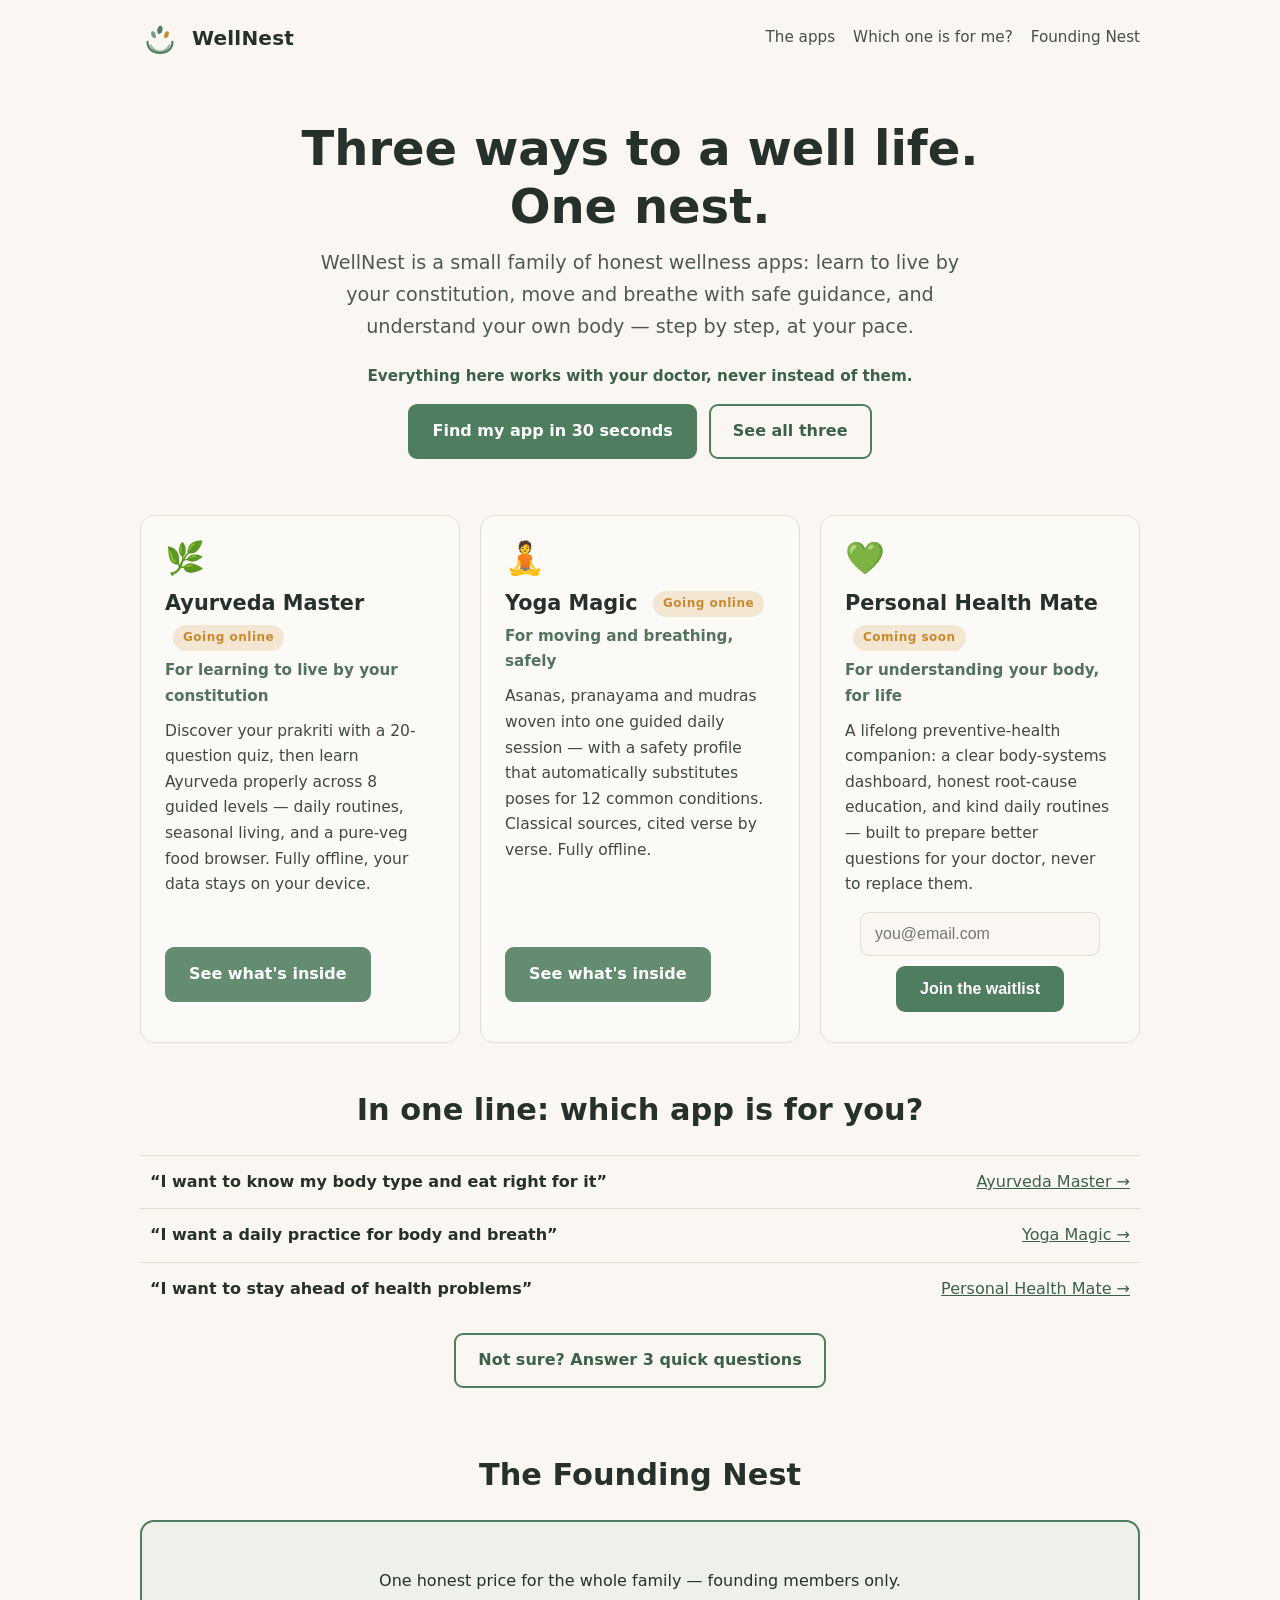
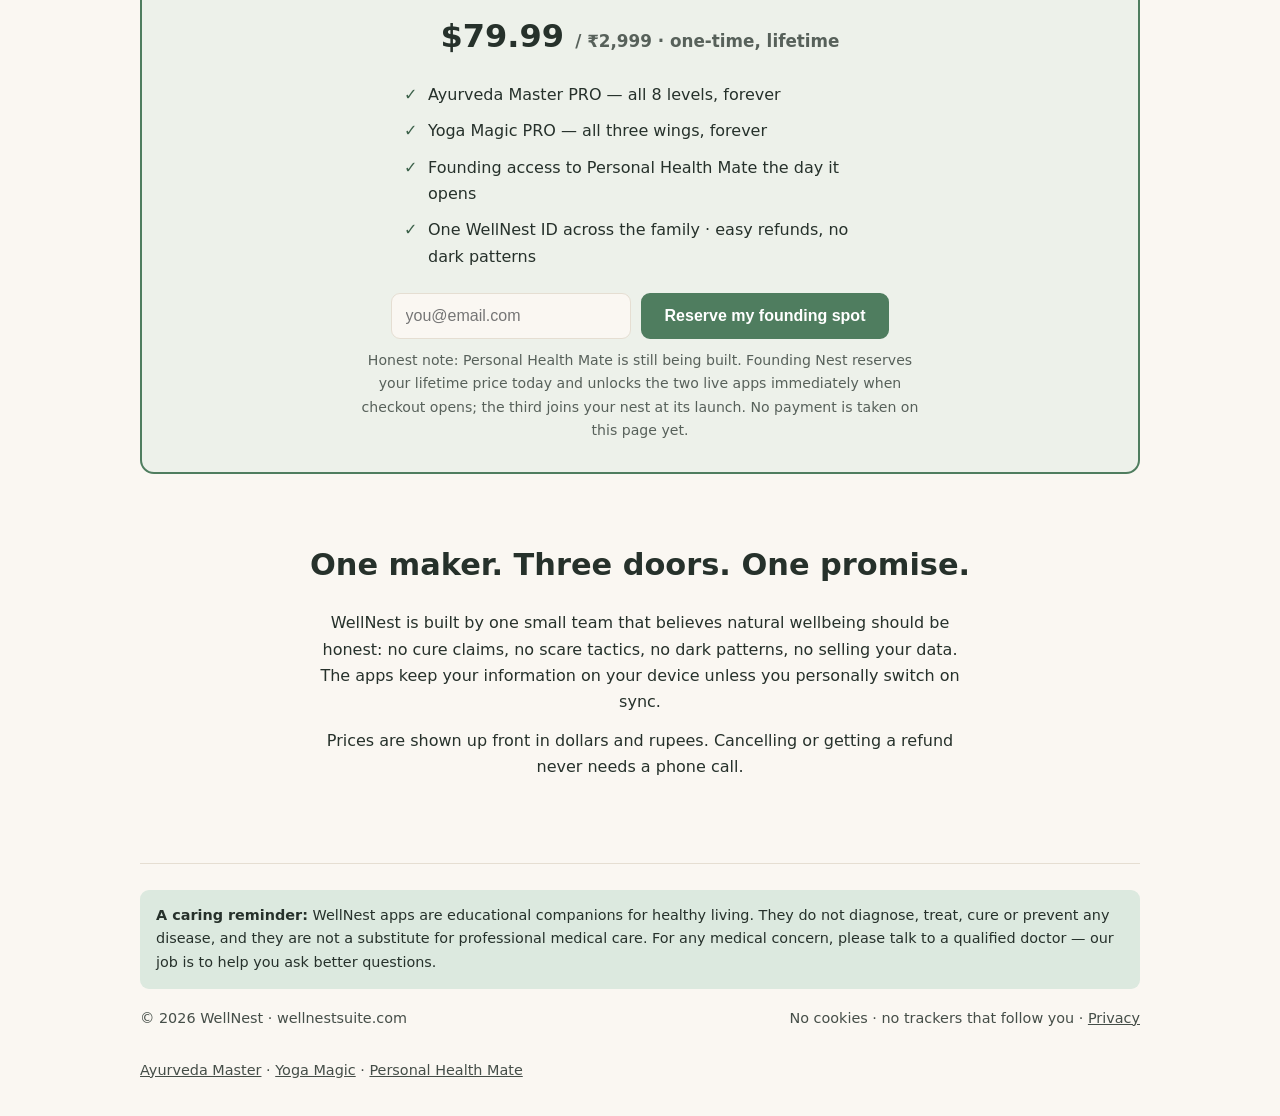
<file: index.html>
<!DOCTYPE html>
<html lang="en">
<head>
<meta charset="utf-8">
<meta name="viewport" content="width=device-width, initial-scale=1">
<title>WellNest — Three ways to a well life. One nest.</title>
<meta name="description" content="WellNest is one nest for your natural wellbeing: learn Ayurveda with Ayurveda Master, move and breathe with Yoga Magic, and understand your body with Personal Health Mate. Three apps, one account, one honest price.">
<link rel="icon" type="image/svg+xml" href="assets/favicon.svg">
<link rel="stylesheet" href="brand/tokens.css">
<link rel="stylesheet" href="css/wellnest.css">
<script type="application/ld+json">
{"@context":"https://schema.org","@graph":[
 {"@type":"Organization","name":"WellNest","url":"https://wellnestsuite.com/","logo":"https://wellnestsuite.com/assets/logo.svg"},
 {"@type":"WebSite","name":"WellNest","url":"https://wellnestsuite.com/"}]}
</script>
</head>
<body>
<a class="skip" href="#main">Skip to content</a>
<div class="wrap">

<header class="site-head">
  <img class="mark" src="assets/logo.svg" alt="" width="40" height="40">
  <span class="name">WellNest</span>
  <nav aria-label="Main">
    <a href="#apps">The apps</a>
    <a href="chooser/">Which one is for me?</a>
    <a href="#bundle">Founding Nest</a>
  </nav>
</header>

<main id="main">
<section class="hero">
  <h1>Three ways to a well life.<br>One nest.</h1>
  <p class="sub">WellNest is a small family of honest wellness apps: learn to live by your constitution, move and breathe with safe guidance, and understand your own body — step by step, at your pace.</p>
  <p class="doctor-line">Everything here works with your doctor, never instead of them.</p>
  <div class="btn-row">
    <a class="btn btn-solid" href="chooser/" data-wn-event="hub_click_chooser">Find my app in 30 seconds</a>
    <a class="btn btn-ghost" href="#apps">See all three</a>
  </div>
</section>

<section class="cards" id="apps" aria-label="The WellNest apps">
  <article class="card">
    <div class="app-icon" aria-hidden="true">🌿</div>
    <h3>Ayurveda Master <span class="badge badge-soon">Going online</span></h3>
    <p class="who">For learning to live by your constitution</p>
    <p>Discover your prakriti with a 20-question quiz, then learn Ayurveda properly across 8 guided levels — daily routines, seasonal living, and a pure-veg food browser. Fully offline, your data stays on your device.</p>
    <p class="cta"><a class="btn btn-solid" href="ayurveda-master/" data-wn-event="hub_click_app-ayurveda">See what's inside</a></p>
  </article>
  <article class="card">
    <div class="app-icon" aria-hidden="true">🧘</div>
    <h3>Yoga Magic <span class="badge badge-soon">Going online</span></h3>
    <p class="who">For moving and breathing, safely</p>
    <p>Asanas, pranayama and mudras woven into one guided daily session — with a safety profile that automatically substitutes poses for 12 common conditions. Classical sources, cited verse by verse. Fully offline.</p>
    <p class="cta"><a class="btn btn-solid" href="yoga-magic/" data-wn-event="hub_click_app-yoga">See what's inside</a></p>
  </article>
  <article class="card">
    <div class="app-icon" aria-hidden="true">💚</div>
    <h3>Personal Health Mate <span class="badge badge-soon">Coming soon</span></h3>
    <p class="who">For understanding your body, for life</p>
    <p>A lifelong preventive-health companion: a clear body-systems dashboard, honest root-cause education, and kind daily routines — built to prepare better questions for your doctor, never to replace them.</p>
    <form class="waitform cta" data-tag="healthmate">
      <input type="email" name="email" placeholder="you@email.com" aria-label="Email for the Personal Health Mate waitlist" required>
      <button class="btn btn-solid" type="submit">Join the waitlist</button>
    </form>
  </article>
</section>

<section class="strip" aria-label="Quick chooser">
  <h2>In one line: which app is for you?</h2>
  <table>
    <tr><td>“I want to know my body type and eat right for it”</td><td><a href="ayurveda-master/">Ayurveda Master →</a></td></tr>
    <tr><td>“I want a daily practice for body and breath”</td><td><a href="yoga-magic/">Yoga Magic →</a></td></tr>
    <tr><td>“I want to stay ahead of health problems”</td><td><a href="health-mate/">Personal Health Mate →</a></td></tr>
  </table>
  <p class="more"><a class="btn btn-ghost" href="chooser/" data-wn-event="hub_click_chooser">Not sure? Answer 3 quick questions</a></p>
</section>

<section class="bundle" id="bundle">
  <h2>The Founding Nest</h2>
  <div class="bundle-box">
    <p>One honest price for the whole family — founding members only.</p>
    <p class="price">$79.99 <small>/ ₹2,999 · one-time, lifetime</small></p>
    <ul>
      <li>Ayurveda Master PRO — all 8 levels, forever</li>
      <li>Yoga Magic PRO — all three wings, forever</li>
      <li>Founding access to Personal Health Mate the day it opens</li>
      <li>One WellNest ID across the family · easy refunds, no dark patterns</li>
    </ul>
    <form class="waitform" data-tag="founding-nest">
      <input type="email" name="email" placeholder="you@email.com" aria-label="Email to reserve a Founding Nest spot" required>
      <button class="btn btn-solid" type="submit" data-wn-event="bundle_reserve">Reserve my founding spot</button>
    </form>
    <p class="honest">Honest note: Personal Health Mate is still being built. Founding Nest reserves your lifetime price today and unlocks the two live apps immediately when checkout opens; the third joins your nest at its launch. No payment is taken on this page yet.</p>
  </div>
</section>

<section class="story">
  <h2>One maker. Three doors. One promise.</h2>
  <p>WellNest is built by one small team that believes natural wellbeing should be honest: no cure claims, no scare tactics, no dark patterns, no selling your data. The apps keep your information on your device unless you personally switch on sync.</p>
  <p>Prices are shown up front in dollars and rupees. Cancelling or getting a refund never needs a phone call.</p>
</section>
</main>

<footer>
  <div class="disclaimer"><strong>A caring reminder:</strong> WellNest apps are educational companions for healthy living. They do not diagnose, treat, cure or prevent any disease, and they are not a substitute for professional medical care. For any medical concern, please talk to a qualified doctor — our job is to help you ask better questions.</div>
  <div class="cols">
    <span>© 2026 WellNest · wellnestsuite.com</span>
    <span>No cookies · no trackers that follow you · <a href="#" aria-disabled="true">Privacy</a></span>
    <span><a href="ayurveda-master/">Ayurveda Master</a> · <a href="yoga-magic/">Yoga Magic</a> · <a href="health-mate/">Personal Health Mate</a></span>
  </div>
</footer>

</div>
<script src="js/hub.js" defer></script>
</body>
</html>
</file>
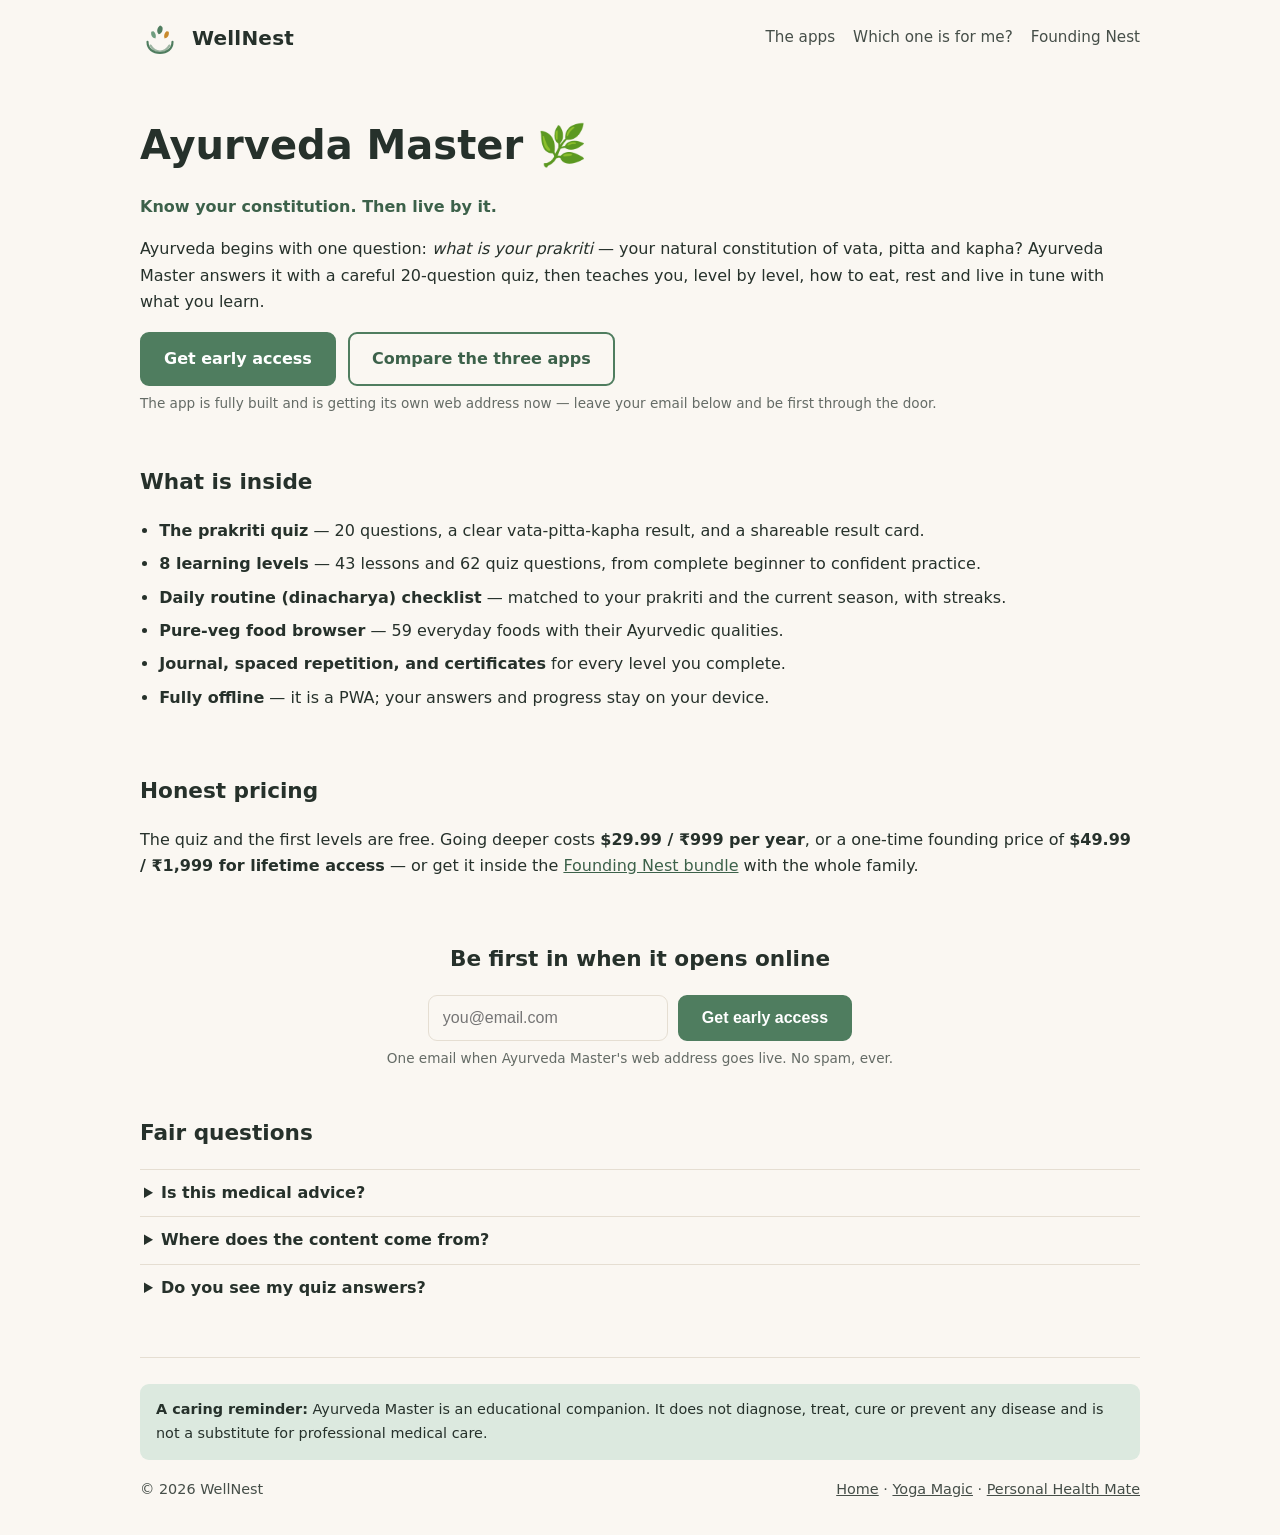
<file: ayurveda-master/index.html>
<!DOCTYPE html>
<html lang="en">
<head>
<meta charset="utf-8">
<meta name="viewport" content="width=device-width, initial-scale=1">
<title>Ayurveda Master — learn your prakriti and live by it | WellNest</title>
<meta name="description" content="Take a free 20-question prakriti (dosha) quiz, then learn Ayurveda properly across 8 guided levels: daily routine, seasonal living, and a pure-veg food browser. Part of the WellNest family.">
<link rel="icon" type="image/svg+xml" href="../assets/favicon.svg">
<link rel="stylesheet" href="../brand/tokens.css">
<link rel="stylesheet" href="../css/wellnest.css">
</head>
<body>
<a class="skip" href="#main">Skip to content</a>
<div class="wrap">
<header class="site-head">
  <a href="../" style="display:flex;align-items:center;gap:12px;text-decoration:none;color:inherit;">
    <img class="mark" src="../assets/logo.svg" alt="" width="40" height="40">
    <span class="name">WellNest</span>
  </a>
  <nav aria-label="Main"><a href="../#apps">The apps</a><a href="../chooser/">Which one is for me?</a><a href="../#bundle">Founding Nest</a></nav>
</header>

<main id="main">
<section class="land-hero">
  <h1>Ayurveda Master 🌿</h1>
  <p class="who" style="color:var(--wn-green-deep);font-weight:600;">Know your constitution. Then live by it.</p>
  <p>Ayurveda begins with one question: <em>what is your prakriti</em> — your natural constitution of vata, pitta and kapha? Ayurveda Master answers it with a careful 20-question quiz, then teaches you, level by level, how to eat, rest and live in tune with what you learn.</p>
  <div class="btn-row" style="justify-content:flex-start;">
    <a class="btn btn-solid" href="#early" data-wn-event="land_click_app-ayurveda">Get early access</a>
    <a class="btn btn-ghost" href="../chooser/">Compare the three apps</a>
  </div>
  <p class="formnote" style="text-align:left;">The app is fully built and is getting its own web address now — leave your email below and be first through the door.</p>
</section>

<section class="section">
  <h2>What is inside</h2>
  <ul class="feature-list">
    <li><strong>The prakriti quiz</strong> — 20 questions, a clear vata-pitta-kapha result, and a shareable result card.</li>
    <li><strong>8 learning levels</strong> — 43 lessons and 62 quiz questions, from complete beginner to confident practice.</li>
    <li><strong>Daily routine (dinacharya) checklist</strong> — matched to your prakriti and the current season, with streaks.</li>
    <li><strong>Pure-veg food browser</strong> — 59 everyday foods with their Ayurvedic qualities.</li>
    <li><strong>Journal, spaced repetition, and certificates</strong> for every level you complete.</li>
    <li><strong>Fully offline</strong> — it is a PWA; your answers and progress stay on your device.</li>
  </ul>
</section>

<section class="section">
  <h2>Honest pricing</h2>
  <p>The quiz and the first levels are free. Going deeper costs <strong>$29.99 / ₹999 per year</strong>, or a one-time founding price of <strong>$49.99 / ₹1,999 for lifetime access</strong> — or get it inside the <a href="../#bundle">Founding Nest bundle</a> with the whole family.</p>
</section>

<section class="section" id="early" style="text-align:center;">
  <h2>Be first in when it opens online</h2>
  <form class="waitform" data-tag="ayurveda-early">
    <input type="email" name="email" placeholder="you@email.com" aria-label="Email for Ayurveda Master early access" required>
    <button class="btn btn-solid" type="submit">Get early access</button>
  </form>
  <p class="formnote">One email when Ayurveda Master's web address goes live. No spam, ever.</p>
</section>

<section class="section faq">
  <h2>Fair questions</h2>
  <details><summary>Is this medical advice?</summary><p>No. Ayurveda Master teaches the traditional system of Ayurveda as it is described in its classical texts — it is education, not diagnosis or treatment. For any health condition, please see a qualified doctor.</p></details>
  <details><summary>Where does the content come from?</summary><p>From public-domain classical sources (Charaka and Sushruta in verified translations), always cited, never invented.</p></details>
  <details><summary>Do you see my quiz answers?</summary><p>No. The app runs on your device and works offline; your answers never leave it.</p></details>
</section>
</main>

<footer>
  <div class="disclaimer"><strong>A caring reminder:</strong> Ayurveda Master is an educational companion. It does not diagnose, treat, cure or prevent any disease and is not a substitute for professional medical care.</div>
  <div class="cols">
    <span>© 2026 WellNest</span>
    <span><a href="../">Home</a> · <a href="../yoga-magic/">Yoga Magic</a> · <a href="../health-mate/">Personal Health Mate</a></span>
  </div>
</footer>
</div>
<script src="../js/hub.js" defer></script>
</body>
</html>
</file>
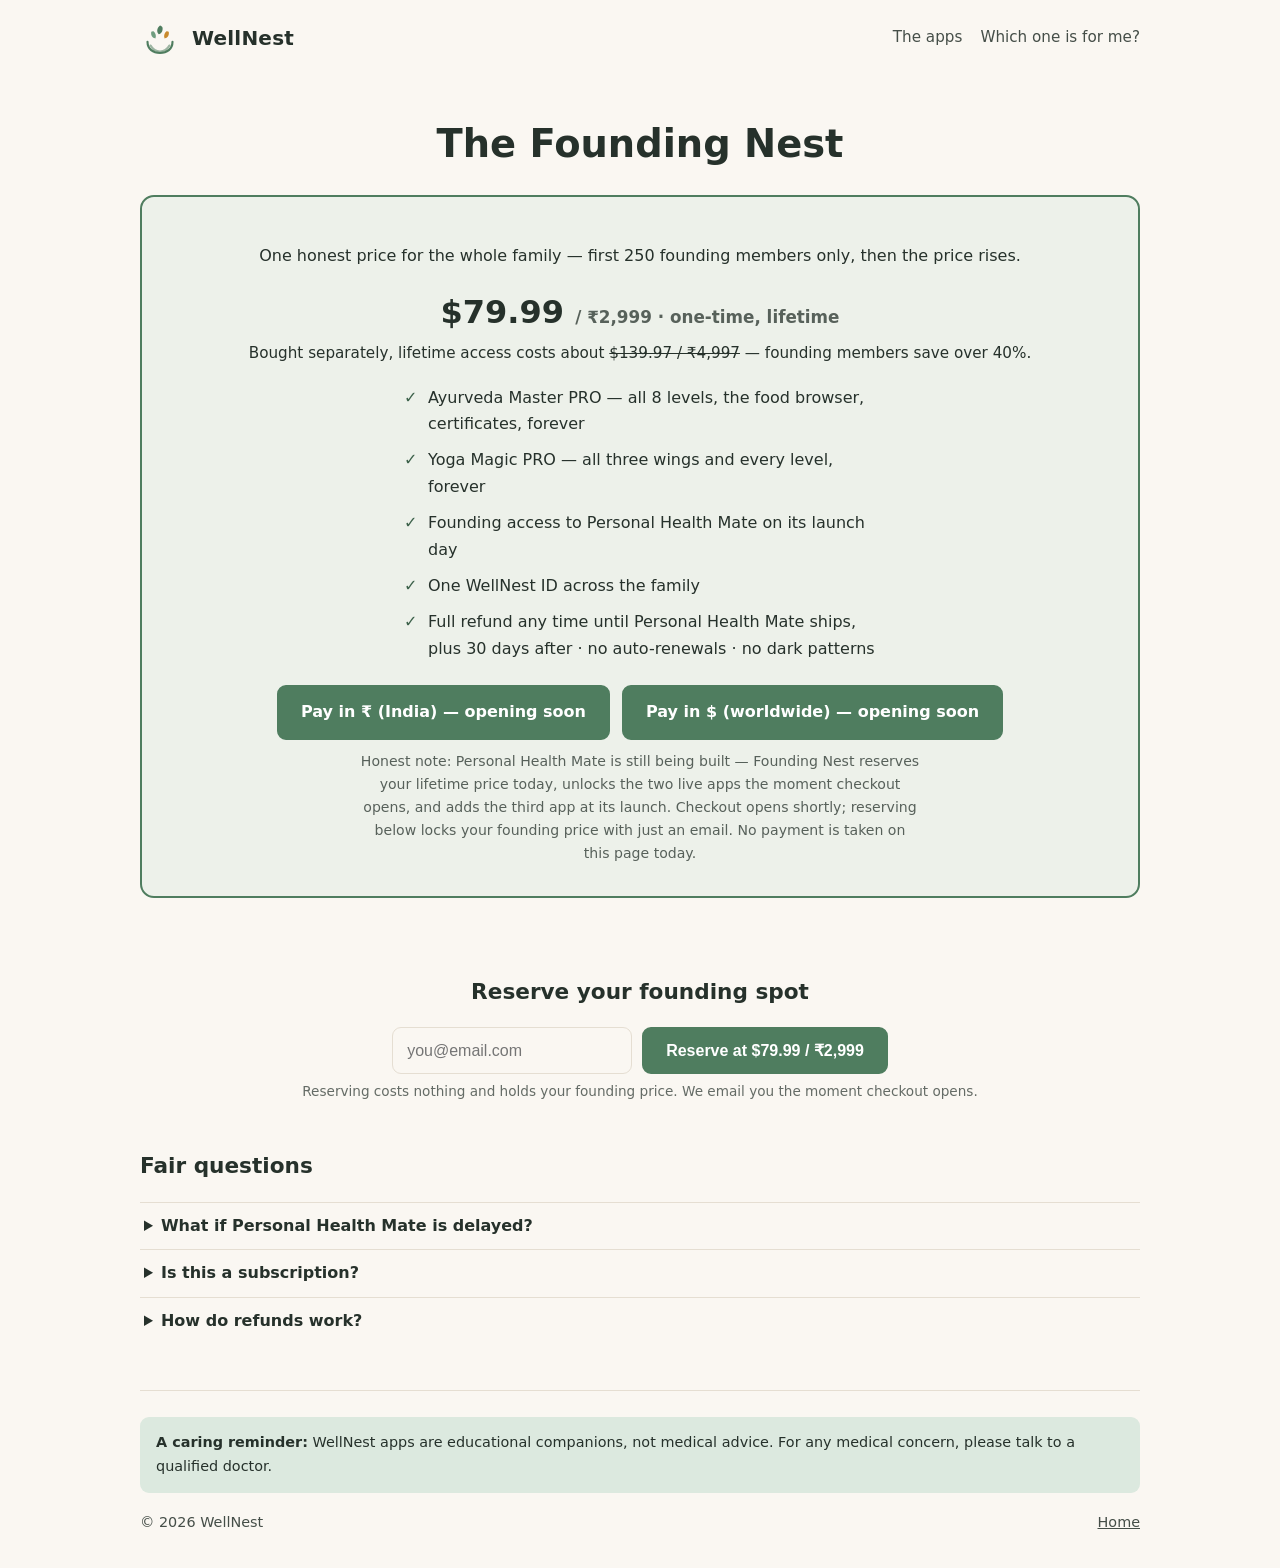
<file: bundle/index.html>
<!DOCTYPE html>
<html lang="en">
<head>
<meta charset="utf-8">
<meta name="viewport" content="width=device-width, initial-scale=1">
<title>The Founding Nest — the whole WellNest family, one honest price | WellNest</title>
<meta name="description" content="Founding-member lifetime access to Ayurveda Master PRO, Yoga Magic PRO and founding access to Personal Health Mate at launch — $79.99 / ₹2,999 one-time. No dark patterns, easy refunds.">
<link rel="icon" type="image/svg+xml" href="../assets/favicon.svg">
<link rel="stylesheet" href="../brand/tokens.css">
<link rel="stylesheet" href="../css/wellnest.css">
</head>
<body>
<a class="skip" href="#main">Skip to content</a>
<div class="wrap">
<header class="site-head">
  <a href="../" style="display:flex;align-items:center;gap:12px;text-decoration:none;color:inherit;">
    <img class="mark" src="../assets/logo.svg" alt="" width="40" height="40">
    <span class="name">WellNest</span>
  </a>
  <nav aria-label="Main"><a href="../#apps">The apps</a><a href="../chooser/">Which one is for me?</a></nav>
</header>

<main id="main">
<section class="bundle">
  <h2 style="font-size:clamp(1.7rem,4vw,2.4rem);">The Founding Nest</h2>
  <div class="bundle-box">
    <p>One honest price for the whole family — first 250 founding members only, then the price rises.</p>
    <p class="price">$79.99 <small>/ ₹2,999 · one-time, lifetime</small></p>
    <p style="margin:0 0 6px;font-size:.95rem;">Bought separately, lifetime access costs about <s>$139.97 / ₹4,997</s> — founding members save over 40%.</p>
    <ul>
      <li>Ayurveda Master PRO — all 8 levels, the food browser, certificates, forever</li>
      <li>Yoga Magic PRO — all three wings and every level, forever</li>
      <li>Founding access to Personal Health Mate on its launch day</li>
      <li>One WellNest ID across the family</li>
      <li>Full refund any time until Personal Health Mate ships, plus 30 days after · no auto-renewals · no dark patterns</li>
    </ul>
    <!-- Checkout rail: hosted checkout links go on the two buttons below at the owner's
         payment step. data-checkout attributes are the wiring points; until links are
         provided the buttons scroll to the reserve form. -->
    <div class="btn-row">
      <a class="btn btn-solid" href="#reserve" data-checkout="razorpay" data-wn-event="bundle_click_inr">Pay in ₹ (India) — opening soon</a>
      <a class="btn btn-solid" href="#reserve" data-checkout="usd" data-wn-event="bundle_click_usd">Pay in $ (worldwide) — opening soon</a>
    </div>
    <p class="honest">Honest note: Personal Health Mate is still being built — Founding Nest reserves your lifetime price today, unlocks the two live apps the moment checkout opens, and adds the third app at its launch. Checkout opens shortly; reserving below locks your founding price with just an email. No payment is taken on this page today.</p>
  </div>
</section>

<section class="section" id="reserve" style="text-align:center;">
  <h2>Reserve your founding spot</h2>
  <form class="waitform" data-tag="founding-nest">
    <input type="email" name="email" placeholder="you@email.com" aria-label="Email to reserve a Founding Nest spot" required>
    <button class="btn btn-solid" type="submit" data-wn-event="bundle_reserve">Reserve at $79.99 / ₹2,999</button>
  </form>
  <p class="formnote">Reserving costs nothing and holds your founding price. We email you the moment checkout opens.</p>
</section>

<section class="section faq">
  <h2>Fair questions</h2>
  <details><summary>What if Personal Health Mate is delayed?</summary><p>Your two live apps unlock immediately at purchase; the third joins whenever it ships. If it never shipped, we would refund the difference — in writing, here.</p></details>
  <details><summary>Is this a subscription?</summary><p>No. One payment, lifetime access, nothing renews.</p></details>
  <details><summary>How do refunds work?</summary><p>Full refund, no questions, no phone calls — any time before Personal Health Mate ships, and for 30 days after it does.</p></details>
</section>
</main>

<footer>
  <div class="disclaimer"><strong>A caring reminder:</strong> WellNest apps are educational companions, not medical advice. For any medical concern, please talk to a qualified doctor.</div>
  <div class="cols"><span>© 2026 WellNest</span><span><a href="../">Home</a></span></div>
</footer>
</div>
<script src="../js/hub.js" defer></script>
</body>
</html>
</file>
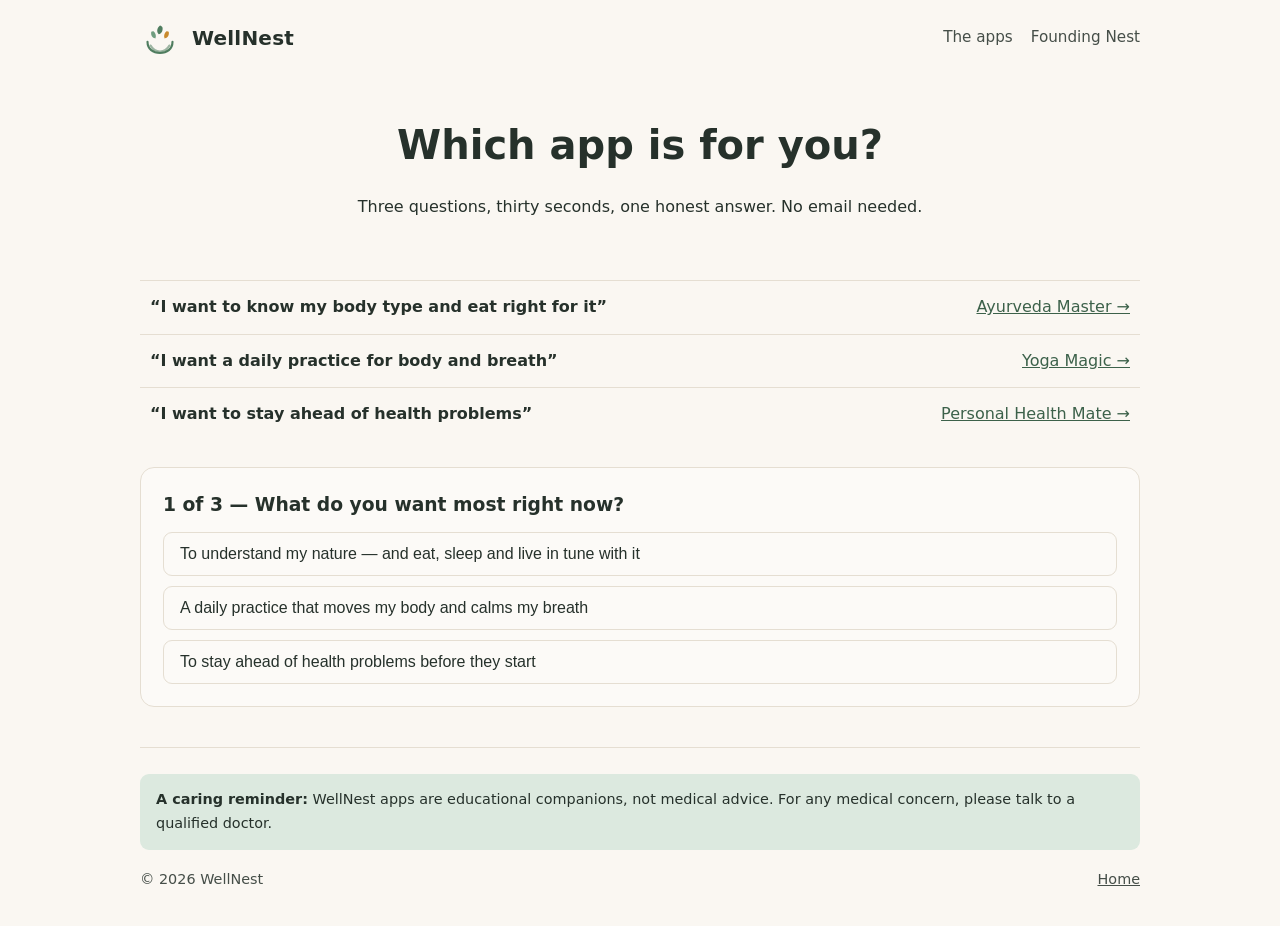
<file: chooser/index.html>
<!DOCTYPE html>
<html lang="en">
<head>
<meta charset="utf-8">
<meta name="viewport" content="width=device-width, initial-scale=1">
<title>Which WellNest app is for me? — 3 quick questions | WellNest</title>
<meta name="description" content="Answer three quick questions and find out which WellNest app fits you best today: Ayurveda Master, Yoga Magic, or Personal Health Mate. Honest routing, no email required.">
<link rel="icon" type="image/svg+xml" href="../assets/favicon.svg">
<link rel="stylesheet" href="../brand/tokens.css">
<link rel="stylesheet" href="../css/wellnest.css">
</head>
<body>
<a class="skip" href="#main">Skip to content</a>
<div class="wrap">
<header class="site-head">
  <a href="../" style="display:flex;align-items:center;gap:12px;text-decoration:none;color:inherit;">
    <img class="mark" src="../assets/logo.svg" alt="" width="40" height="40">
    <span class="name">WellNest</span>
  </a>
  <nav aria-label="Main"><a href="../#apps">The apps</a><a href="../#bundle">Founding Nest</a></nav>
</header>

<main id="main">
<section class="land-hero" style="text-align:center;">
  <h1>Which app is for you?</h1>
  <p>Three questions, thirty seconds, one honest answer. No email needed.</p>
</section>

<section class="strip" aria-label="Quick comparison">
  <table>
    <tr><td>“I want to know my body type and eat right for it”</td><td><a href="../ayurveda-master/">Ayurveda Master →</a></td></tr>
    <tr><td>“I want a daily practice for body and breath”</td><td><a href="../yoga-magic/">Yoga Magic →</a></td></tr>
    <tr><td>“I want to stay ahead of health problems”</td><td><a href="../health-mate/">Personal Health Mate →</a></td></tr>
  </table>
</section>

<div id="quiz" data-step="0">
  <div class="quiz-q" id="q1">
    <h3>1 of 3 — What do you want most right now?</h3>
    <div class="quiz-opts">
      <button data-a="ayur">To understand my nature — and eat, sleep and live in tune with it</button>
      <button data-a="yoga">A daily practice that moves my body and calms my breath</button>
      <button data-a="hm">To stay ahead of health problems before they start</button>
    </div>
  </div>
  <div class="quiz-q hidden" id="q2">
    <h3>2 of 3 — How do you like to learn or grow?</h3>
    <div class="quiz-opts">
      <button data-a="ayur">Structured lessons and quizzes I can master step by step</button>
      <button data-a="yoga">Guided practice I simply follow along, day by day</button>
      <button data-a="hm">Clear dashboards and small daily nudges</button>
    </div>
  </div>
  <div class="quiz-q hidden" id="q3">
    <h3>3 of 3 — How much time can you truly give each day?</h3>
    <div class="quiz-opts">
      <button data-a="ayur">About 10 quiet minutes of reading and reflection</button>
      <button data-a="yoga">15–25 minutes of practice on my mat</button>
      <button data-a="hm">Two-minute check-ins here and there</button>
    </div>
  </div>
  <div class="quiz-result hidden" id="result"></div>
</div>
</main>

<footer>
  <div class="disclaimer"><strong>A caring reminder:</strong> WellNest apps are educational companions, not medical advice. For any medical concern, please talk to a qualified doctor.</div>
  <div class="cols"><span>© 2026 WellNest</span><span><a href="../">Home</a></span></div>
</footer>
</div>
<script src="../js/hub.js" defer></script>
<script defer>
document.addEventListener("DOMContentLoaded", function () {
  var APPS = {
    ayur: { name: "Ayurveda Master 🌿", url: "../ayurveda-master/", line: "Learn your prakriti and live by it — start with the free 20-question quiz." },
    yoga: { name: "Yoga Magic 🧘", url: "../yoga-magic/", line: "One guided daily session for body and breath, with safety built in." },
    hm:   { name: "Personal Health Mate 💚", url: "../health-mate/", line: "Your lifelong prevention companion — opening soon; the waitlist gets founding pricing." }
  };
  var score = { ayur: 0, yoga: 0, hm: 0 }, first = null, step = 1;
  function show(id) { document.getElementById(id).classList.remove("hidden"); }
  function hide(id) { document.getElementById(id).classList.add("hidden"); }
  document.querySelectorAll(".quiz-opts button").forEach(function (btn) {
    btn.addEventListener("click", function () {
      var a = btn.getAttribute("data-a");
      score[a]++;
      if (step === 1 && !first) first = a;
      hide("q" + step);
      step++;
      if (step <= 3) { show("q" + step); return; }
      var order = Object.keys(score).sort(function (x, y) { return score[y] - score[x] || (x === first ? -1 : y === first ? 1 : 0); });
      var top = APPS[order[0]], second = APPS[order[1]];
      if (window.wnTrack) window.wnTrack("chooser_result_" + order[0]);
      var r = document.getElementById("result");
      r.innerHTML = "<h2>Your best first door: " + top.name + "</h2>" +
        "<p>" + top.line + "</p>" +
        "<p><a class='btn btn-solid' href='" + top.url + "'>Open " + top.name.replace(/ \S+$/, "") + "</a></p>" +
        "<p style='margin-top:14px;'>Also worth a look: <a href='" + second.url + "'>" + second.name + "</a></p>" +
        "<p class='formnote'>Want everything? The <a href='../#bundle'>Founding Nest bundle</a> covers the whole family at one honest price.</p>";
      show("result");
      r.scrollIntoView({ behavior: "smooth", block: "center" });
    });
  });
});
</script>
</body>
</html>
</file>
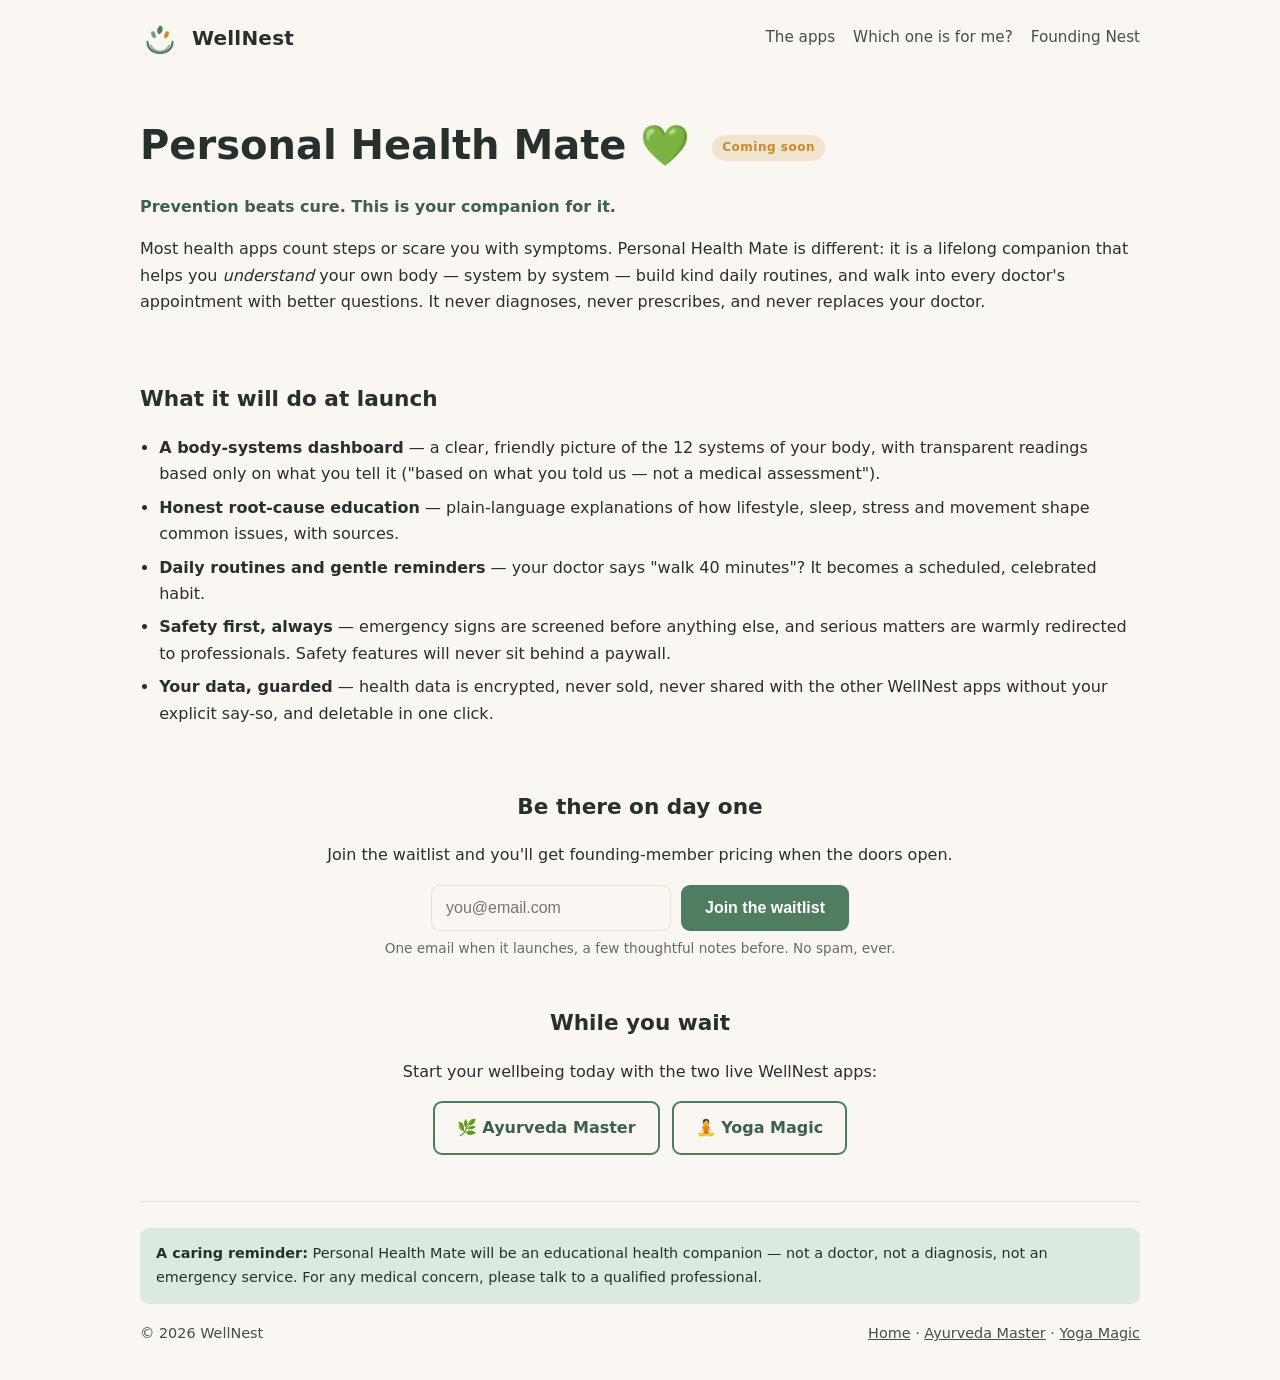
<file: health-mate/index.html>
<!DOCTYPE html>
<html lang="en">
<head>
<meta charset="utf-8">
<meta name="viewport" content="width=device-width, initial-scale=1">
<meta name="robots" content="noindex">
<title>Personal Health Mate — your lifelong preventive-health companion | WellNest</title>
<meta name="description" content="Coming soon to the WellNest family: a lifelong preventive-health companion with a clear body-systems dashboard, honest root-cause education and kind daily routines — with your doctor, never instead of them.">
<link rel="icon" type="image/svg+xml" href="../assets/favicon.svg">
<link rel="stylesheet" href="../brand/tokens.css">
<link rel="stylesheet" href="../css/wellnest.css">
</head>
<body>
<a class="skip" href="#main">Skip to content</a>
<div class="wrap">
<header class="site-head">
  <a href="../" style="display:flex;align-items:center;gap:12px;text-decoration:none;color:inherit;">
    <img class="mark" src="../assets/logo.svg" alt="" width="40" height="40">
    <span class="name">WellNest</span>
  </a>
  <nav aria-label="Main"><a href="../#apps">The apps</a><a href="../chooser/">Which one is for me?</a><a href="../#bundle">Founding Nest</a></nav>
</header>

<main id="main">
<section class="land-hero">
  <h1>Personal Health Mate 💚 <span class="badge badge-soon">Coming soon</span></h1>
  <p class="who" style="color:var(--wn-green-deep);font-weight:600;">Prevention beats cure. This is your companion for it.</p>
  <p>Most health apps count steps or scare you with symptoms. Personal Health Mate is different: it is a lifelong companion that helps you <em>understand</em> your own body — system by system — build kind daily routines, and walk into every doctor's appointment with better questions. It never diagnoses, never prescribes, and never replaces your doctor.</p>
</section>

<section class="section">
  <h2>What it will do at launch</h2>
  <ul class="feature-list">
    <li><strong>A body-systems dashboard</strong> — a clear, friendly picture of the 12 systems of your body, with transparent readings based only on what you tell it ("based on what you told us — not a medical assessment").</li>
    <li><strong>Honest root-cause education</strong> — plain-language explanations of how lifestyle, sleep, stress and movement shape common issues, with sources.</li>
    <li><strong>Daily routines and gentle reminders</strong> — your doctor says "walk 40 minutes"? It becomes a scheduled, celebrated habit.</li>
    <li><strong>Safety first, always</strong> — emergency signs are screened before anything else, and serious matters are warmly redirected to professionals. Safety features will never sit behind a paywall.</li>
    <li><strong>Your data, guarded</strong> — health data is encrypted, never sold, never shared with the other WellNest apps without your explicit say-so, and deletable in one click.</li>
  </ul>
</section>

<section class="section" style="text-align:center;">
  <h2>Be there on day one</h2>
  <p>Join the waitlist and you'll get founding-member pricing when the doors open.</p>
  <form class="waitform" data-tag="healthmate">
    <input type="email" name="email" placeholder="you@email.com" aria-label="Email for the Personal Health Mate waitlist" required>
    <button class="btn btn-solid" type="submit">Join the waitlist</button>
  </form>
  <p class="formnote">One email when it launches, a few thoughtful notes before. No spam, ever.</p>
</section>

<section class="section" style="text-align:center;">
  <h2>While you wait</h2>
  <p>Start your wellbeing today with the two live WellNest apps:</p>
  <div class="btn-row">
    <a class="btn btn-ghost" href="../ayurveda-master/">🌿 Ayurveda Master</a>
    <a class="btn btn-ghost" href="../yoga-magic/">🧘 Yoga Magic</a>
  </div>
</section>
</main>

<footer>
  <div class="disclaimer"><strong>A caring reminder:</strong> Personal Health Mate will be an educational health companion — not a doctor, not a diagnosis, not an emergency service. For any medical concern, please talk to a qualified professional.</div>
  <div class="cols">
    <span>© 2026 WellNest</span>
    <span><a href="../">Home</a> · <a href="../ayurveda-master/">Ayurveda Master</a> · <a href="../yoga-magic/">Yoga Magic</a></span>
  </div>
</footer>
</div>
<script src="../js/hub.js" defer></script>
</body>
</html>
</file>
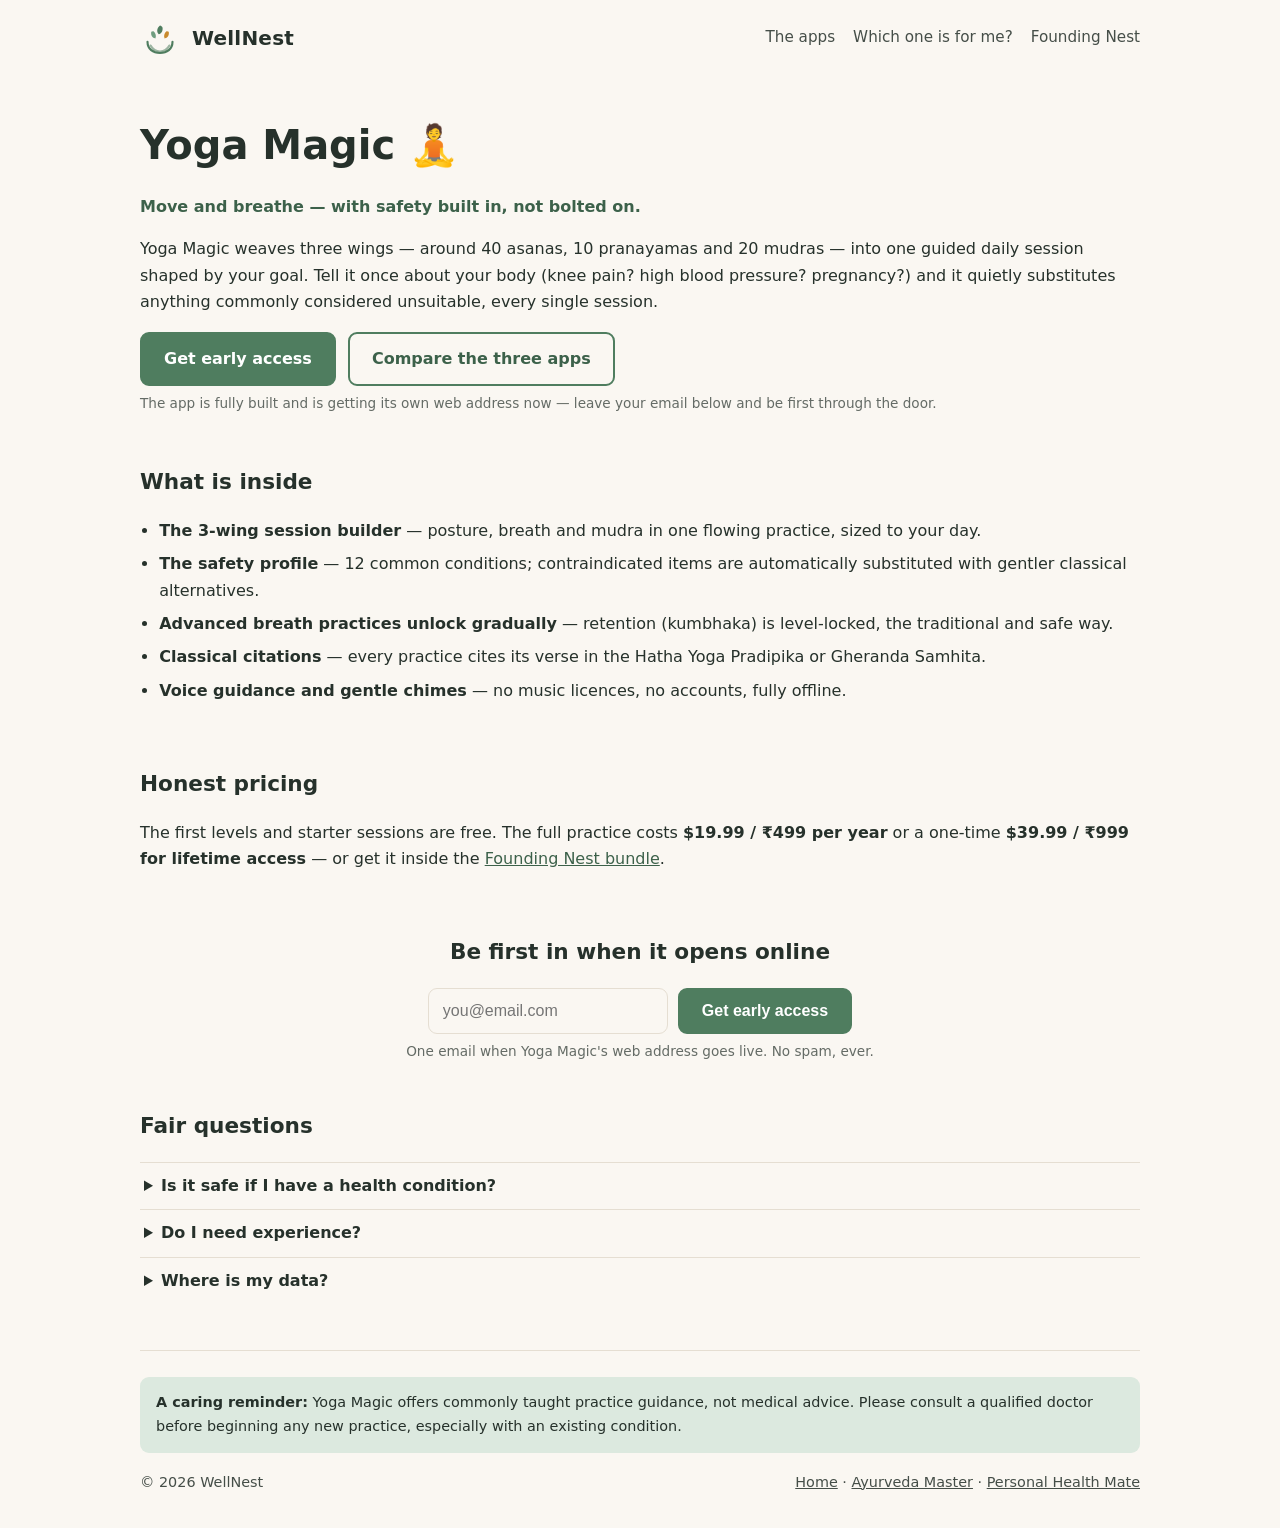
<file: yoga-magic/index.html>
<!DOCTYPE html>
<html lang="en">
<head>
<meta charset="utf-8">
<meta name="viewport" content="width=device-width, initial-scale=1">
<title>Yoga Magic — yoga, pranayama and mudras with built-in safety | WellNest</title>
<meta name="description" content="One guided daily session weaving asanas, pranayama and mudras — with a safety profile that automatically substitutes poses for 12 common conditions. Classical sources, cited. Part of the WellNest family.">
<link rel="icon" type="image/svg+xml" href="../assets/favicon.svg">
<link rel="stylesheet" href="../brand/tokens.css">
<link rel="stylesheet" href="../css/wellnest.css">
</head>
<body>
<a class="skip" href="#main">Skip to content</a>
<div class="wrap">
<header class="site-head">
  <a href="../" style="display:flex;align-items:center;gap:12px;text-decoration:none;color:inherit;">
    <img class="mark" src="../assets/logo.svg" alt="" width="40" height="40">
    <span class="name">WellNest</span>
  </a>
  <nav aria-label="Main"><a href="../#apps">The apps</a><a href="../chooser/">Which one is for me?</a><a href="../#bundle">Founding Nest</a></nav>
</header>

<main id="main">
<section class="land-hero">
  <h1>Yoga Magic 🧘</h1>
  <p class="who" style="color:var(--wn-green-deep);font-weight:600;">Move and breathe — with safety built in, not bolted on.</p>
  <p>Yoga Magic weaves three wings — around 40 asanas, 10 pranayamas and 20 mudras — into one guided daily session shaped by your goal. Tell it once about your body (knee pain? high blood pressure? pregnancy?) and it quietly substitutes anything commonly considered unsuitable, every single session.</p>
  <div class="btn-row" style="justify-content:flex-start;">
    <a class="btn btn-solid" href="#early" data-wn-event="land_click_app-yoga">Get early access</a>
    <a class="btn btn-ghost" href="../chooser/">Compare the three apps</a>
  </div>
  <p class="formnote" style="text-align:left;">The app is fully built and is getting its own web address now — leave your email below and be first through the door.</p>
</section>

<section class="section">
  <h2>What is inside</h2>
  <ul class="feature-list">
    <li><strong>The 3-wing session builder</strong> — posture, breath and mudra in one flowing practice, sized to your day.</li>
    <li><strong>The safety profile</strong> — 12 common conditions; contraindicated items are automatically substituted with gentler classical alternatives.</li>
    <li><strong>Advanced breath practices unlock gradually</strong> — retention (kumbhaka) is level-locked, the traditional and safe way.</li>
    <li><strong>Classical citations</strong> — every practice cites its verse in the Hatha Yoga Pradipika or Gheranda Samhita.</li>
    <li><strong>Voice guidance and gentle chimes</strong> — no music licences, no accounts, fully offline.</li>
  </ul>
</section>

<section class="section">
  <h2>Honest pricing</h2>
  <p>The first levels and starter sessions are free. The full practice costs <strong>$19.99 / ₹499 per year</strong> or a one-time <strong>$39.99 / ₹999 for lifetime access</strong> — or get it inside the <a href="../#bundle">Founding Nest bundle</a>.</p>
</section>

<section class="section" id="early" style="text-align:center;">
  <h2>Be first in when it opens online</h2>
  <form class="waitform" data-tag="yoga-early">
    <input type="email" name="email" placeholder="you@email.com" aria-label="Email for Yoga Magic early access" required>
    <button class="btn btn-solid" type="submit">Get early access</button>
  </form>
  <p class="formnote">One email when Yoga Magic's web address goes live. No spam, ever.</p>
</section>

<section class="section faq">
  <h2>Fair questions</h2>
  <details><summary>Is it safe if I have a health condition?</summary><p>Yoga Magic applies commonly taught modifications for 12 conditions automatically — and still, please clear any new exercise practice with your doctor first. The app will remind you of the same.</p></details>
  <details><summary>Do I need experience?</summary><p>No. Sessions begin gently and progress only as you do.</p></details>
  <details><summary>Where is my data?</summary><p>On your device. The app is offline-first and has no account in v1.</p></details>
</section>
</main>

<footer>
  <div class="disclaimer"><strong>A caring reminder:</strong> Yoga Magic offers commonly taught practice guidance, not medical advice. Please consult a qualified doctor before beginning any new practice, especially with an existing condition.</div>
  <div class="cols">
    <span>© 2026 WellNest</span>
    <span><a href="../">Home</a> · <a href="../ayurveda-master/">Ayurveda Master</a> · <a href="../health-mate/">Personal Health Mate</a></span>
  </div>
</footer>
</div>
<script src="../js/hub.js" defer></script>
</body>
</html>
</file>
<file: brand/tokens.css>
/* WellNest brand tokens v1 — shared palette for the family.
   Apps may adopt any subset; nothing here overrides app internals. */
:root {
  --wn-green: #4f7d5f;        /* sage — primary brand */
  --wn-green-deep: #3c614a;
  --wn-green-soft: #dce9df;
  --wn-cream: #faf7f2;        /* warm page background */
  --wn-charcoal: #26312b;     /* ink */
  --wn-amber: #c98a2d;        /* accent — warmth, never alarm */
  --wn-line: #e5ded2;
  --wn-radius: 14px;
  --wn-radius-sm: 9px;
  --wn-font: system-ui, -apple-system, "Segoe UI", Roboto, sans-serif;
}
@media (prefers-color-scheme: dark) {
  :root {
    --wn-green: #7fb392;
    --wn-green-deep: #9ecdb0;
    --wn-green-soft: #24342a;
    --wn-cream: #141a16;
    --wn-charcoal: #e8ede9;
    --wn-amber: #d9a457;
    --wn-line: #2a352e;
  }
}
</file>
<file: css/wellnest.css>
/* WellNest hub stylesheet — no framework, dark-mode aware, CWV budget: keep < 20KB */
*, *::before, *::after { box-sizing: border-box; }
html { scroll-behavior: smooth; }
body {
  margin: 0;
  font-family: var(--wn-font);
  background: var(--wn-cream);
  color: var(--wn-charcoal);
  line-height: 1.65;
  -webkit-font-smoothing: antialiased;
}
img, svg { max-width: 100%; height: auto; }
a { color: var(--wn-green-deep); }
.wrap { max-width: 1040px; margin: 0 auto; padding: 0 20px; }

/* Header */
.site-head { display: flex; align-items: center; gap: 12px; padding: 18px 0; }
.site-head .mark { width: 40px; height: 40px; flex: 0 0 auto; }
.site-head .name { font-weight: 700; font-size: 1.25rem; letter-spacing: .2px; }
.site-head nav { margin-left: auto; display: flex; gap: 18px; flex-wrap: wrap; }
.site-head nav a { text-decoration: none; font-size: .95rem; color: var(--wn-charcoal); opacity: .85; }
.site-head nav a:hover { opacity: 1; text-decoration: underline; }

/* Hero */
.hero { text-align: center; padding: 44px 0 30px; }
.hero h1 { font-size: clamp(1.9rem, 4.5vw, 3rem); margin: 0 0 12px; line-height: 1.2; }
.hero p.sub { font-size: clamp(1.02rem, 2vw, 1.2rem); max-width: 640px; margin: 0 auto 22px; color: var(--wn-charcoal); opacity: .8; }
.hero .doctor-line { font-size: .95rem; color: var(--wn-green-deep); font-weight: 600; }

/* Buttons */
.btn { display: inline-block; padding: 12px 22px; border-radius: var(--wn-radius-sm);
  text-decoration: none; font-weight: 600; font-size: 1rem; border: 2px solid var(--wn-green);
  transition: transform .12s ease; cursor: pointer; }
.btn:active { transform: scale(.98); }
.btn-solid { background: var(--wn-green); color: #fff; }
.btn-solid:hover { background: var(--wn-green-deep); border-color: var(--wn-green-deep); }
@media (prefers-color-scheme: dark) { .btn-solid { color: #10150f; } }
.btn-ghost { background: transparent; color: var(--wn-green-deep); }
.btn-ghost:hover { background: var(--wn-green-soft); }
.btn-row { display: flex; gap: 12px; justify-content: center; flex-wrap: wrap; margin-top: 8px; }

/* App cards */
.cards { display: grid; grid-template-columns: repeat(auto-fit, minmax(280px, 1fr)); gap: 20px; padding: 26px 0 8px; }
.card { background: color-mix(in srgb, var(--wn-cream) 60%, #ffffff 40%); border: 1px solid var(--wn-line);
  border-radius: var(--wn-radius); padding: 26px 24px; display: flex; flex-direction: column; }
@media (prefers-color-scheme: dark) { .card { background: color-mix(in srgb, var(--wn-cream) 70%, #202b24 30%); } }
.card .app-icon { font-size: 2rem; line-height: 1; margin-bottom: 12px; }
.card h3 { margin: 0 0 4px; font-size: 1.3rem; }
.card .who { color: var(--wn-green-deep); font-weight: 600; font-size: .95rem; margin: 0 0 10px; }
.card p { margin: 0 0 14px; font-size: .97rem; opacity: .88; }
.card .cta { margin-top: auto; }
.badge { display: inline-block; font-size: .75rem; font-weight: 700; letter-spacing: .5px;
  padding: 3px 10px; border-radius: 999px; margin-left: 8px; vertical-align: middle; }
.badge-live { background: var(--wn-green-soft); color: var(--wn-green-deep); }
.badge-soon { background: color-mix(in srgb, var(--wn-amber) 18%, transparent); color: var(--wn-amber); }

/* Chooser strip */
.strip { padding: 34px 0 10px; }
.strip h2, .bundle h2, .story h2 { font-size: clamp(1.4rem, 3vw, 1.9rem); text-align: center; margin: 0 0 20px; }
.strip table { width: 100%; border-collapse: collapse; font-size: 1rem; }
.strip td { padding: 13px 10px; border-top: 1px solid var(--wn-line); }
.strip td:first-child { font-weight: 600; }
.strip td:last-child { text-align: right; white-space: nowrap; }
.strip .more { text-align: center; margin-top: 18px; }

/* Bundle */
.bundle { padding: 36px 0; }
.bundle-box { border: 2px solid var(--wn-green); border-radius: var(--wn-radius); padding: 30px 26px; text-align: center;
  background: color-mix(in srgb, var(--wn-green-soft) 45%, transparent); }
.bundle .price { font-size: 2rem; font-weight: 700; margin: 6px 0 2px; }
.bundle .price small { font-size: 1.05rem; font-weight: 600; opacity: .75; }
.bundle ul { list-style: none; padding: 0; margin: 14px auto 18px; max-width: 480px; text-align: left; }
.bundle li { padding: 5px 0 5px 28px; position: relative; }
.bundle li::before { content: "✓"; position: absolute; left: 4px; color: var(--wn-green-deep); font-weight: 700; }
.bundle .honest { font-size: .88rem; opacity: .75; max-width: 560px; margin: 10px auto 0; }

/* Story + waitlist */
.story { padding: 30px 0; text-align: center; }
.story p { max-width: 640px; margin: 0 auto 12px; }
.waitform { display: flex; gap: 10px; justify-content: center; flex-wrap: wrap; margin: 16px 0 4px; }
.waitform input[type=email] { padding: 12px 14px; border-radius: var(--wn-radius-sm); border: 1.5px solid var(--wn-line);
  font-size: 1rem; min-width: 240px; background: var(--wn-cream); color: var(--wn-charcoal); }
.waitform input:focus { outline: 2px solid var(--wn-green); border-color: var(--wn-green); }
.formnote { font-size: .85rem; opacity: .7; text-align: center; margin: 6px 0 0; }

/* Footer */
footer { border-top: 1px solid var(--wn-line); margin-top: 40px; padding: 26px 0 34px; font-size: .9rem; }
footer .disclaimer { background: var(--wn-green-soft); border-radius: var(--wn-radius-sm); padding: 14px 16px; margin-bottom: 18px; }
footer .cols { display: flex; gap: 28px; flex-wrap: wrap; justify-content: space-between; opacity: .85; }
footer a { color: inherit; }

/* Landing pages */
.land-hero { padding: 36px 0 10px; }
.land-hero h1 { font-size: clamp(1.7rem, 4vw, 2.5rem); margin: 0 0 10px; }
.feature-list { padding-left: 1.2em; }
.feature-list li { margin: 7px 0; }
.section { padding: 22px 0 6px; }
.section h2 { font-size: 1.35rem; }
.faq details { border-top: 1px solid var(--wn-line); padding: 10px 4px; }
.faq summary { font-weight: 600; cursor: pointer; }

/* Chooser page */
.quiz-q { background: color-mix(in srgb, var(--wn-cream) 60%, #ffffff 40%); border: 1px solid var(--wn-line);
  border-radius: var(--wn-radius); padding: 22px; margin: 16px 0; }
@media (prefers-color-scheme: dark) { .quiz-q { background: color-mix(in srgb, var(--wn-cream) 70%, #202b24 30%); } }
.quiz-q h3 { margin: 0 0 12px; }
.quiz-opts { display: flex; flex-direction: column; gap: 10px; }
.quiz-opts button { text-align: left; padding: 12px 16px; border-radius: var(--wn-radius-sm); font-size: 1rem;
  border: 1.5px solid var(--wn-line); background: transparent; color: var(--wn-charcoal); cursor: pointer; }
.quiz-opts button:hover { border-color: var(--wn-green); background: var(--wn-green-soft); }
.quiz-result { border: 2px solid var(--wn-green); border-radius: var(--wn-radius); padding: 24px; margin-top: 18px; text-align: center; }
.hidden { display: none; }

/* Accessibility & motion */
:focus-visible { outline: 2px solid var(--wn-amber); outline-offset: 2px; }
@media (prefers-reduced-motion: reduce) { html { scroll-behavior: auto; } .btn { transition: none; } }
.skip { position: absolute; left: -9999px; }
.skip:focus { left: 10px; top: 10px; background: var(--wn-green); color: #fff; padding: 8px 14px; border-radius: 6px; z-index: 10; }
</file>
